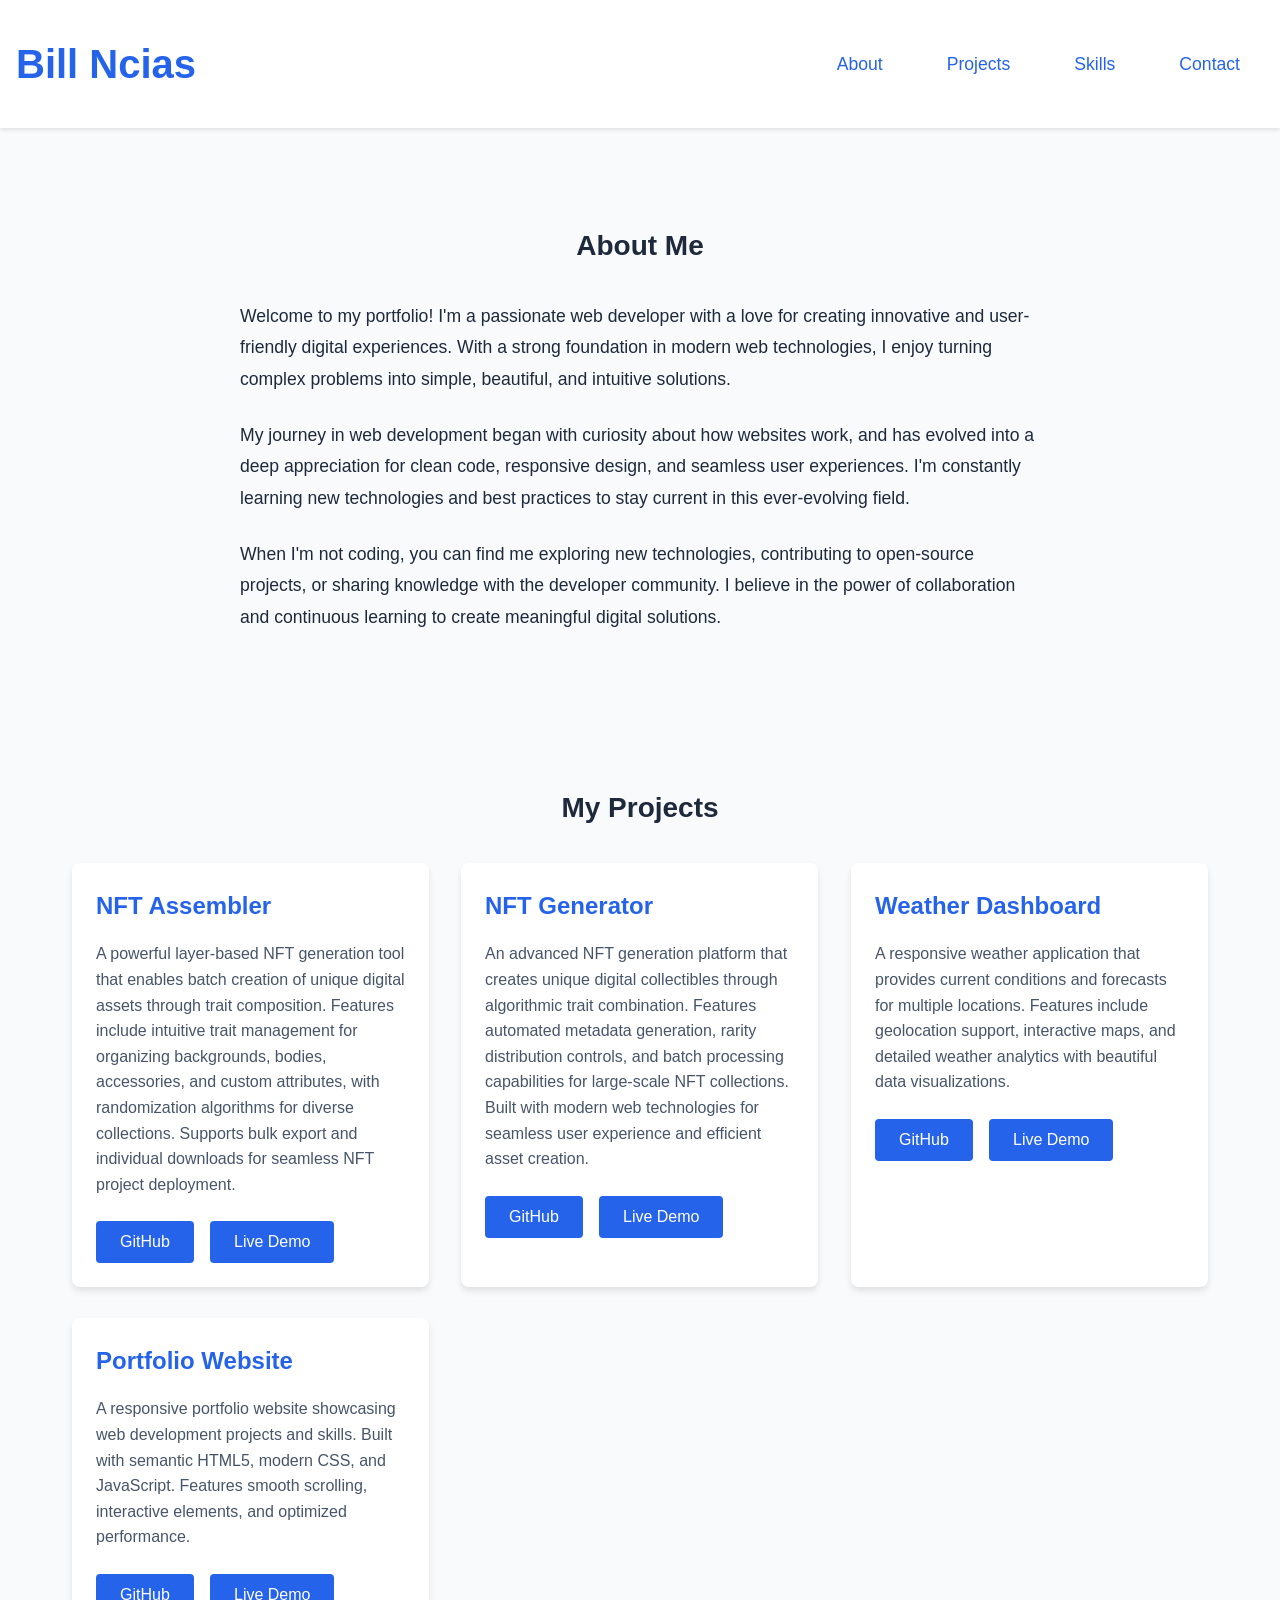
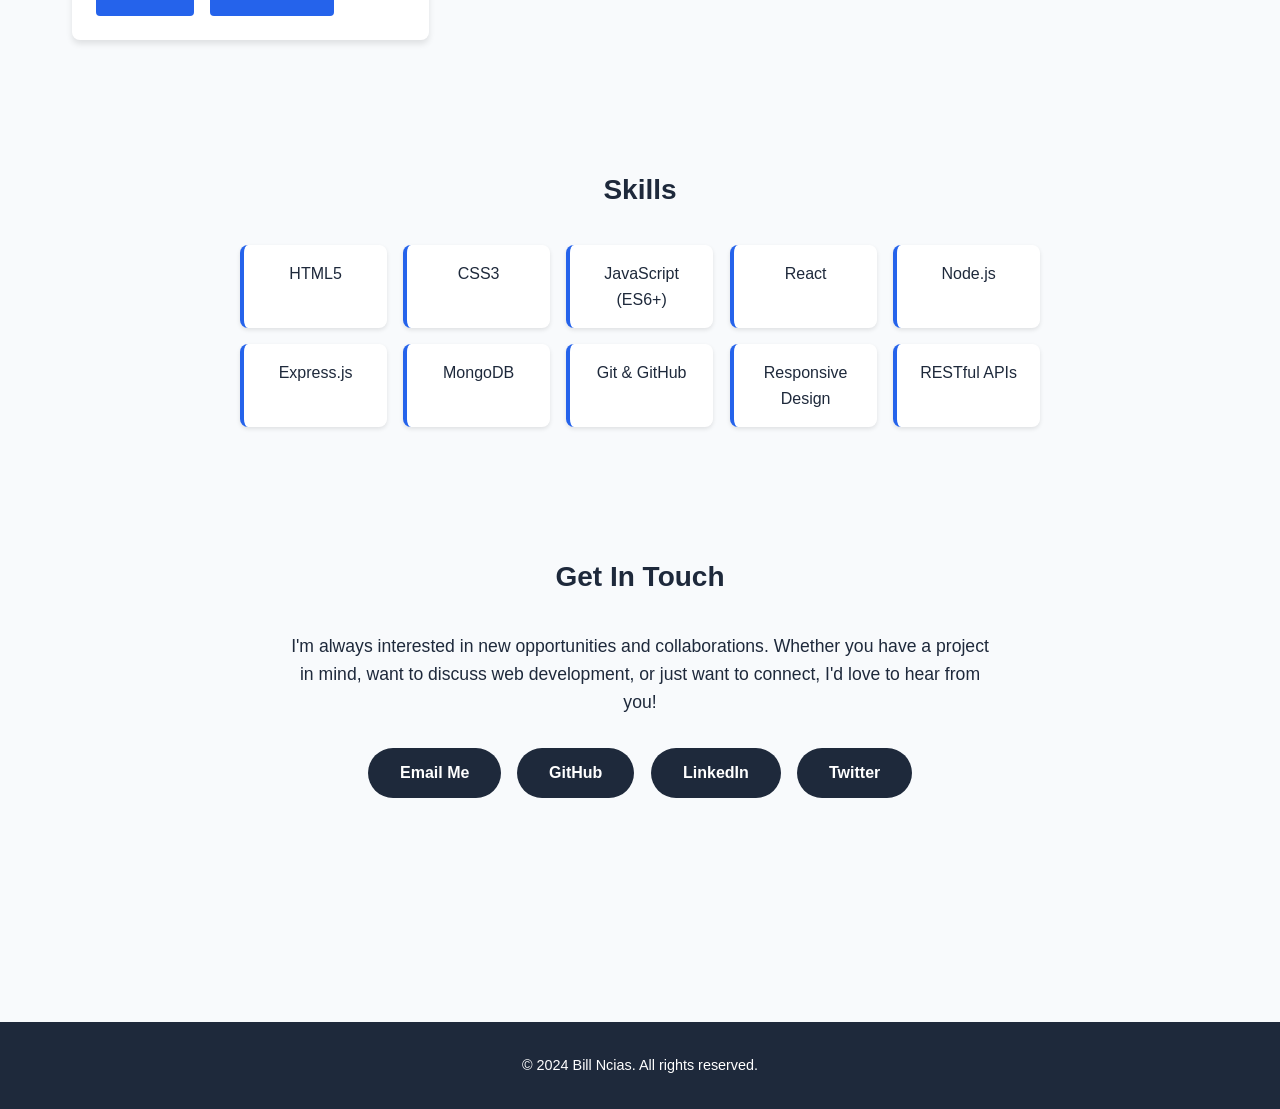
<file: index.html>
<!DOCTYPE html>
<html lang="en">
<head>
    <meta charset="UTF-8">
    <meta name="viewport" content="width=device-width, initial-scale=1.0">
    <meta name="description" content="Professional portfolio showcasing web development projects and skills">
    <title>Portfolio - Bill Ncias</title>
    <link rel="stylesheet" href="styles.css">
</head>
<body>
    <header>
        <h1>Bill Ncias</h1>
        <nav>
            <ul>
                <li><a href="#about">About</a></li>
                <li><a href="#projects">Projects</a></li>
                <li><a href="#skills">Skills</a></li>
                <li><a href="#contact">Contact</a></li>
            </ul>
        </nav>
    </header>

    <main>
        <section id="about" class="about-section">
            <h2>About Me</h2>
            <p>Welcome to my portfolio! I'm a passionate web developer with a love for creating innovative and user-friendly digital experiences. With a strong foundation in modern web technologies, I enjoy turning complex problems into simple, beautiful, and intuitive solutions.</p>
            <p>My journey in web development began with curiosity about how websites work, and has evolved into a deep appreciation for clean code, responsive design, and seamless user experiences. I'm constantly learning new technologies and best practices to stay current in this ever-evolving field.</p>
            <p>When I'm not coding, you can find me exploring new technologies, contributing to open-source projects, or sharing knowledge with the developer community. I believe in the power of collaboration and continuous learning to create meaningful digital solutions.</p>
        </section>

        <section id="projects" class="projects-section">
            <h2>My Projects</h2>
            <div class="projects-grid">
                <article class="project-card">
                    <h3>NFT Assembler</h3>
                    <p>A powerful layer-based NFT generation tool that enables batch creation of unique digital assets through trait composition. Features include intuitive trait management for organizing backgrounds, bodies, accessories, and custom attributes, with randomization algorithms for diverse collections. Supports bulk export and individual downloads for seamless NFT project deployment.</p>
                    <div class="project-links">
                        <a href="https://github.com/billibobby/assembler" target="_blank" rel="noopener noreferrer">GitHub</a>
                        <a href="https://billibobby.github.io/assembler/" target="_blank" rel="noopener noreferrer">Live Demo</a>
                    </div>
                </article>

                <article class="project-card">
                    <h3>NFT Generator</h3>
                    <p>An advanced NFT generation platform that creates unique digital collectibles through algorithmic trait combination. Features automated metadata generation, rarity distribution controls, and batch processing capabilities for large-scale NFT collections. Built with modern web technologies for seamless user experience and efficient asset creation.</p>
                    <div class="project-links">
                        <a href="https://github.com/billibobby/NFT-Generator" target="_blank" rel="noopener noreferrer">GitHub</a>
                        <a href="https://billibobby.github.io/NFT-Generator/" target="_blank" rel="noopener noreferrer">Live Demo</a>
                    </div>
                </article>

                <article class="project-card">
                    <h3>Weather Dashboard</h3>
                    <p>A responsive weather application that provides current conditions and forecasts for multiple locations. Features include geolocation support, interactive maps, and detailed weather analytics with beautiful data visualizations.</p>
                    <div class="project-links">
                        <a href="https://github.com/yourusername/weather-dashboard" target="_blank" rel="noopener noreferrer">GitHub</a>
                        <a href="https://your-weather-demo.com" target="_blank" rel="noopener noreferrer">Live Demo</a>
                    </div>
                </article>

                <article class="project-card">
                    <h3>Portfolio Website</h3>
                    <p>A responsive portfolio website showcasing web development projects and skills. Built with semantic HTML5, modern CSS, and JavaScript. Features smooth scrolling, interactive elements, and optimized performance.</p>
                    <div class="project-links">
                        <a href="https://github.com/billibobby/web" target="_blank" rel="noopener noreferrer">GitHub</a>
                        <a href="#" target="_blank" rel="noopener noreferrer">Live Demo</a>
                    </div>
                </article>
            </div>
        </section>

        <section id="skills" class="skills-section">
            <h2>Skills</h2>
            <ul class="skills-list">
                <li>HTML5</li>
                <li>CSS3</li>
                <li>JavaScript (ES6+)</li>
                <li>React</li>
                <li>Node.js</li>
                <li>Express.js</li>
                <li>MongoDB</li>
                <li>Git & GitHub</li>
                <li>Responsive Design</li>
                <li>RESTful APIs</li>
            </ul>
        </section>

        <section id="contact" class="contact-section">
            <h2>Get In Touch</h2>
            <p>I'm always interested in new opportunities and collaborations. Whether you have a project in mind, want to discuss web development, or just want to connect, I'd love to hear from you!</p>
            <div class="contact-links">
                <a href="mailto:your.email@example.com">Email Me</a>
                <a href="https://github.com/billibobby" target="_blank" rel="noopener noreferrer">GitHub</a>
                <a href="https://linkedin.com/in/yourusername" target="_blank" rel="noopener noreferrer">LinkedIn</a>
                <a href="https://twitter.com/yourusername" target="_blank" rel="noopener noreferrer">Twitter</a>
            </div>
        </section>
    </main>

    <footer>
        <p>&copy; 2024 Bill Ncias. All rights reserved.</p>
    </footer>
</body>
</html>
</file>
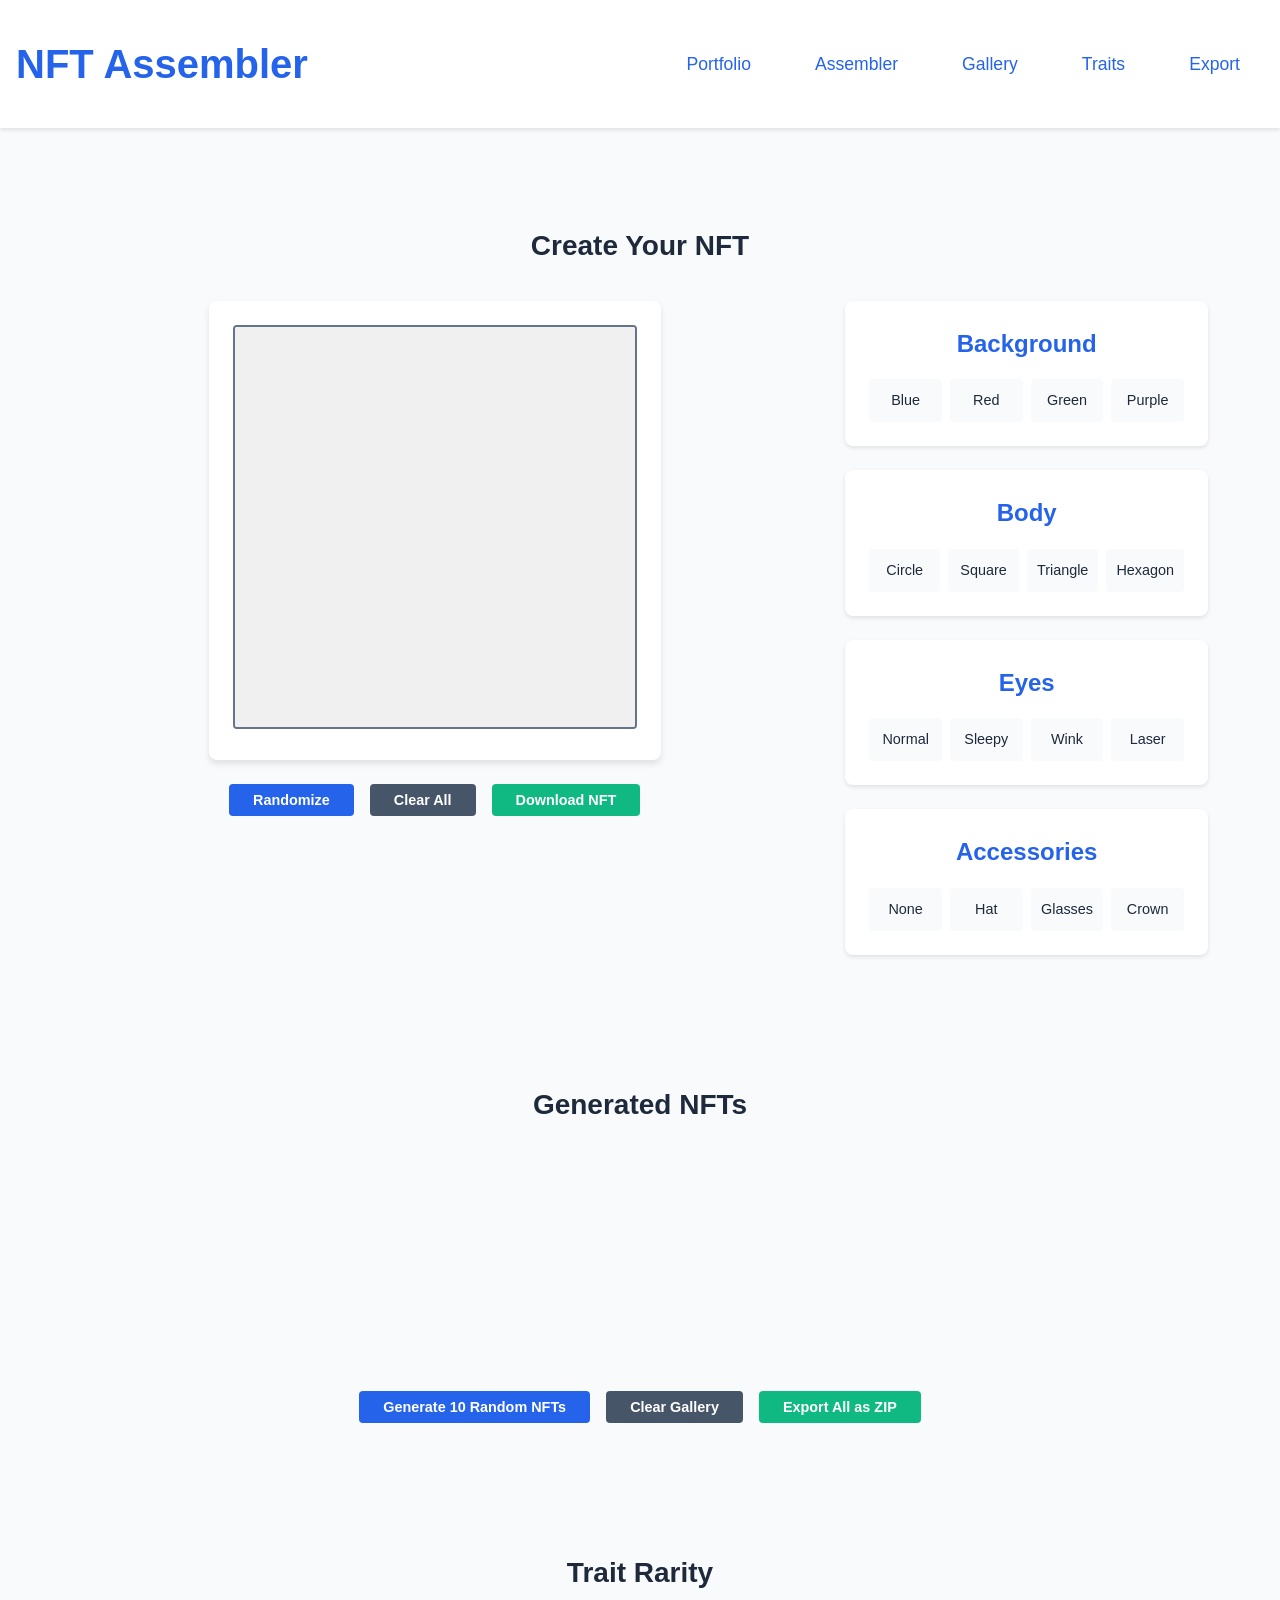
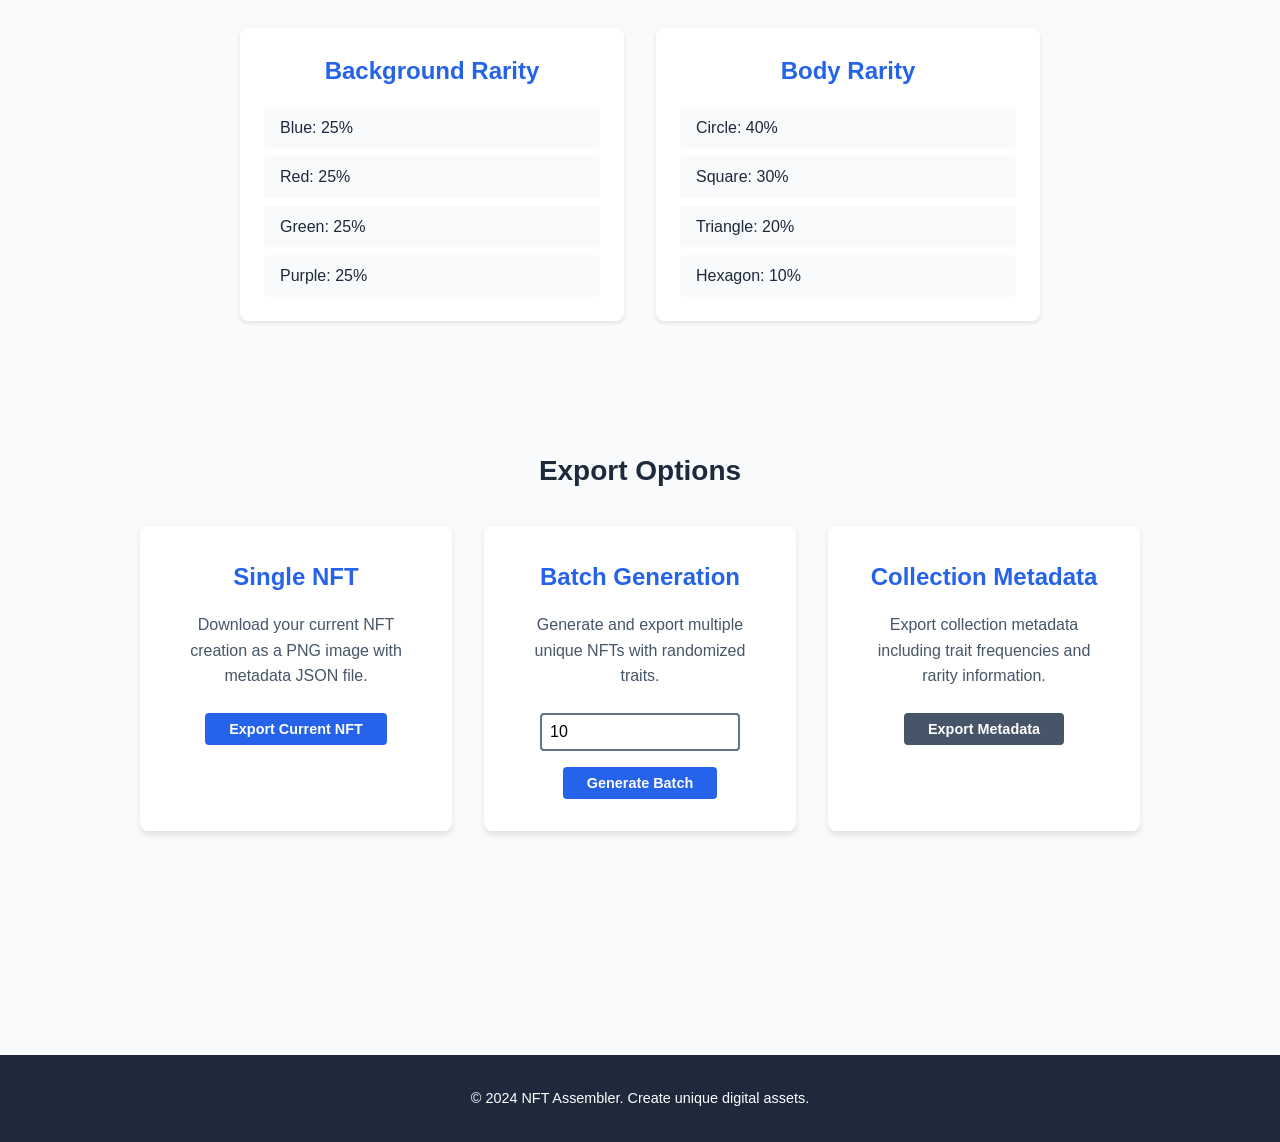
<file: assembler.html>
<!DOCTYPE html>
<html lang="en">
<head>
    <meta charset="UTF-8">
    <meta name="viewport" content="width=device-width, initial-scale=1.0">
    <meta name="description" content="NFT Assembler - Create unique NFTs by combining different traits and layers">
    <title>NFT Assembler</title>
    <link rel="stylesheet" href="styles.css">
</head>
<body>
    <header>
        <h1>NFT Assembler</h1>
        <nav>
            <ul>
                <li><a href="index.html">Portfolio</a></li>
                <li><a href="#assembler">Assembler</a></li>
                <li><a href="#gallery">Gallery</a></li>
                <li><a href="#traits">Traits</a></li>
                <li><a href="#export">Export</a></li>
            </ul>
        </nav>
    </header>

    <main>
        <section id="assembler" class="assembler-section">
            <h2>Create Your NFT</h2>
            <div class="assembler-container">
                <div class="canvas-area">
                    <div class="nft-canvas">
                        <canvas id="nftCanvas" width="400" height="400"></canvas>
                    </div>
                    <div class="canvas-controls">
                        <button id="randomizeBtn" class="btn btn-primary">Randomize</button>
                        <button id="clearBtn" class="btn btn-secondary">Clear All</button>
                        <button id="downloadBtn" class="btn btn-success">Download NFT</button>
                    </div>
                </div>
                
                <div class="traits-panel">
                    <div class="trait-category">
                        <h3>Background</h3>
                        <div class="trait-options" data-category="background">
                            <div class="trait-option" data-trait="blue">Blue</div>
                            <div class="trait-option" data-trait="red">Red</div>
                            <div class="trait-option" data-trait="green">Green</div>
                            <div class="trait-option" data-trait="purple">Purple</div>
                        </div>
                    </div>
                    
                    <div class="trait-category">
                        <h3>Body</h3>
                        <div class="trait-options" data-category="body">
                            <div class="trait-option" data-trait="circle">Circle</div>
                            <div class="trait-option" data-trait="square">Square</div>
                            <div class="trait-option" data-trait="triangle">Triangle</div>
                            <div class="trait-option" data-trait="hexagon">Hexagon</div>
                        </div>
                    </div>
                    
                    <div class="trait-category">
                        <h3>Eyes</h3>
                        <div class="trait-options" data-category="eyes">
                            <div class="trait-option" data-trait="normal">Normal</div>
                            <div class="trait-option" data-trait="sleepy">Sleepy</div>
                            <div class="trait-option" data-trait="wink">Wink</div>
                            <div class="trait-option" data-trait="laser">Laser</div>
                        </div>
                    </div>
                    
                    <div class="trait-category">
                        <h3>Accessories</h3>
                        <div class="trait-options" data-category="accessories">
                            <div class="trait-option" data-trait="none">None</div>
                            <div class="trait-option" data-trait="hat">Hat</div>
                            <div class="trait-option" data-trait="glasses">Glasses</div>
                            <div class="trait-option" data-trait="crown">Crown</div>
                        </div>
                    </div>
                </div>
            </div>
        </section>

        <section id="gallery" class="gallery-section">
            <h2>Generated NFTs</h2>
            <div class="gallery-grid" id="galleryGrid">
                <!-- Generated NFTs will appear here -->
            </div>
            <div class="gallery-controls">
                <button id="generateBatchBtn" class="btn btn-primary">Generate 10 Random NFTs</button>
                <button id="clearGalleryBtn" class="btn btn-secondary">Clear Gallery</button>
                <button id="exportAllBtn" class="btn btn-success">Export All as ZIP</button>
            </div>
        </section>

        <section id="traits" class="traits-section">
            <h2>Trait Rarity</h2>
            <div class="rarity-stats">
                <div class="rarity-category">
                    <h3>Background Rarity</h3>
                    <div class="rarity-list">
                        <div class="rarity-item">Blue: 25%</div>
                        <div class="rarity-item">Red: 25%</div>
                        <div class="rarity-item">Green: 25%</div>
                        <div class="rarity-item">Purple: 25%</div>
                    </div>
                </div>
                <div class="rarity-category">
                    <h3>Body Rarity</h3>
                    <div class="rarity-list">
                        <div class="rarity-item">Circle: 40%</div>
                        <div class="rarity-item">Square: 30%</div>
                        <div class="rarity-item">Triangle: 20%</div>
                        <div class="rarity-item">Hexagon: 10%</div>
                    </div>
                </div>
            </div>
        </section>

        <section id="export" class="export-section">
            <h2>Export Options</h2>
            <div class="export-options">
                <div class="export-card">
                    <h3>Single NFT</h3>
                    <p>Download your current NFT creation as a PNG image with metadata JSON file.</p>
                    <button class="btn btn-primary" id="exportSingleBtn">Export Current NFT</button>
                </div>
                <div class="export-card">
                    <h3>Batch Generation</h3>
                    <p>Generate and export multiple unique NFTs with randomized traits.</p>
                    <input type="number" id="batchSize" placeholder="Number of NFTs" min="1" max="1000" value="10">
                    <button class="btn btn-primary" id="exportBatchBtn">Generate Batch</button>
                </div>
                <div class="export-card">
                    <h3>Collection Metadata</h3>
                    <p>Export collection metadata including trait frequencies and rarity information.</p>
                    <button class="btn btn-secondary" id="exportMetadataBtn">Export Metadata</button>
                </div>
            </div>
        </section>
    </main>

    <footer>
        <p>&copy; 2024 NFT Assembler. Create unique digital assets.</p>
    </footer>
    
    <script src="script.js"></script>
</body>
</html>
</file>
<file: styles.css>
/* CSS Reset & Custom Properties */
*,
*::before,
*::after {
    box-sizing: border-box;
    margin: 0;
    padding: 0;
}

:root {
    /* Colors */
    --primary-color: #2563eb;
    --secondary-color: #1e293b;
    --accent-color: #3b82f6;
    --bg-light: #f8fafc;
    --bg-white: #ffffff;
    --text-dark: #1e293b;
    --text-medium: #475569;
    --text-light: #64748b;
    
    /* Typography */
    --font-family: -apple-system, BlinkMacSystemFont, "Segoe UI", Roboto, sans-serif;
    
    /* Spacing */
    --spacing-xs: 0.5rem;
    --spacing-sm: 1rem;
    --spacing-md: 1.5rem;
    --spacing-lg: 2rem;
    --spacing-xl: 3rem;
    --spacing-2xl: 4rem;
    
    /* Border Radius */
    --radius-sm: 4px;
    --radius-md: 8px;
    --radius-lg: 50px;
    
    /* Transitions */
    --transition: 0.3s ease;
}

/* Base Styles */
html {
    scroll-behavior: smooth;
}

body {
    font-family: var(--font-family);
    font-size: 16px;
    line-height: 1.6;
    color: var(--text-dark);
    background-color: var(--bg-light);
}

/* Typography */
h1, h2, h3 {
    font-weight: 700;
    color: var(--text-dark);
    margin-bottom: var(--spacing-sm);
}

h1 {
    font-size: 2rem;
}

h2 {
    font-size: 1.75rem;
}

h3 {
    font-size: 1.25rem;
}

a {
    text-decoration: none;
    color: var(--primary-color);
    transition: color var(--transition);
}

a:hover {
    color: var(--accent-color);
}

a:focus-visible {
    outline: 2px solid var(--primary-color);
    outline-offset: 2px;
}

/* Header & Navigation */
header {
    display: flex;
    flex-direction: column;
    align-items: center;
    padding: var(--spacing-lg) var(--spacing-sm);
    background: var(--bg-white);
    box-shadow: 0 2px 4px rgba(0, 0, 0, 0.1);
    position: sticky;
    top: 0;
    z-index: 100;
}

header h1 {
    font-size: 1.75rem;
    margin-bottom: var(--spacing-sm);
    color: var(--primary-color);
}

nav ul {
    list-style: none;
    display: flex;
    gap: var(--spacing-sm);
    justify-content: center;
    flex-wrap: wrap;
}

nav li a {
    padding: var(--spacing-xs) var(--spacing-sm);
    border-radius: var(--radius-lg);
    transition: all var(--transition);
}

nav li a:hover {
    background-color: rgba(37, 99, 235, 0.1);
    transform: scale(1.05);
}

/* Main Content */
main {
    max-width: 1200px;
    margin: 0 auto;
    padding: var(--spacing-lg) var(--spacing-sm);
}

section {
    margin-bottom: var(--spacing-2xl);
    padding: var(--spacing-lg) 0;
    scroll-margin-top: 6rem;
}

section h2 {
    text-align: center;
    font-size: 1.75rem;
    margin-bottom: var(--spacing-lg);
}

/* About Section */
.about-section p {
    max-width: 800px;
    margin: 0 auto var(--spacing-md);
    font-size: 1.1rem;
    line-height: 1.8;
}

/* Projects Section */
.projects-grid {
    display: grid;
    grid-template-columns: 1fr;
    gap: var(--spacing-lg);
}

.project-card {
    background: var(--bg-white);
    border-radius: var(--radius-md);
    padding: var(--spacing-md);
    box-shadow: 0 4px 6px rgba(0, 0, 0, 0.1);
    transition: all var(--transition);
    will-change: transform;
}

.project-card:hover {
    transform: translateY(-4px);
    box-shadow: 0 8px 25px rgba(0, 0, 0, 0.15);
}

.project-card h3 {
    color: var(--primary-color);
    margin-bottom: var(--spacing-sm);
}

.project-card p {
    color: var(--text-medium);
    margin-bottom: var(--spacing-md);
}

.project-links {
    display: flex;
    gap: var(--spacing-sm);
    flex-wrap: wrap;
}

.project-links a {
    display: inline-block;
    padding: var(--spacing-xs) var(--spacing-md);
    background: var(--primary-color);
    color: var(--bg-white);
    border-radius: var(--radius-sm);
    transition: all var(--transition);
    will-change: transform;
}

.project-links a:hover {
    background: var(--accent-color);
    color: var(--bg-white);
    transform: scale(1.05);
}

/* Skills Section */
.skills-list {
    list-style: none;
    display: grid;
    grid-template-columns: repeat(2, 1fr);
    gap: var(--spacing-sm);
    max-width: 800px;
    margin: 0 auto;
}

.skills-list li {
    background: var(--bg-white);
    padding: var(--spacing-sm);
    border-radius: var(--radius-md);
    text-align: center;
    box-shadow: 0 2px 4px rgba(0, 0, 0, 0.1);
    border-left: 4px solid var(--primary-color);
    transition: all var(--transition);
    will-change: transform;
}

.skills-list li:hover {
    transform: translateY(-2px);
    box-shadow: 0 4px 12px rgba(0, 0, 0, 0.15);
}

/* Contact Section */
.contact-section p {
    text-align: center;
    max-width: 700px;
    margin: 0 auto var(--spacing-lg);
    font-size: 1.1rem;
}

.contact-links {
    display: flex;
    justify-content: center;
    gap: var(--spacing-sm);
    flex-wrap: wrap;
}

.contact-links a {
    display: inline-block;
    padding: 0.75rem var(--spacing-lg);
    background: var(--secondary-color);
    color: var(--bg-white);
    border-radius: var(--radius-lg);
    font-weight: 600;
    transition: all var(--transition);
    will-change: transform;
}

.contact-links a:hover {
    background: var(--primary-color);
    color: var(--bg-white);
    transform: scale(1.05);
}

/* Button Styles */
.btn {
    display: inline-block;
    padding: var(--spacing-xs) var(--spacing-md);
    border: none;
    border-radius: var(--radius-sm);
    font-size: 0.9rem;
    font-weight: 600;
    cursor: pointer;
    transition: all var(--transition);
    text-decoration: none;
    text-align: center;
}

.btn-primary {
    background: var(--primary-color);
    color: var(--bg-white);
}

.btn-primary:hover {
    background: var(--accent-color);
    transform: translateY(-2px);
}

.btn-secondary {
    background: var(--text-medium);
    color: var(--bg-white);
}

.btn-secondary:hover {
    background: var(--text-dark);
    transform: translateY(-2px);
}

.btn-success {
    background: #10b981;
    color: var(--bg-white);
}

.btn-success:hover {
    background: #059669;
    transform: translateY(-2px);
}

/* Assembler Section */
.assembler-container {
    display: grid;
    grid-template-columns: 1fr;
    gap: var(--spacing-xl);
    max-width: 1200px;
    margin: 0 auto;
}

.canvas-area {
    display: flex;
    flex-direction: column;
    align-items: center;
    gap: var(--spacing-md);
}

.nft-canvas {
    background: var(--bg-white);
    border-radius: var(--radius-md);
    padding: var(--spacing-md);
    box-shadow: 0 4px 6px rgba(0, 0, 0, 0.1);
}

#nftCanvas {
    border: 2px solid var(--text-light);
    border-radius: var(--radius-sm);
    background: #f0f0f0;
}

.canvas-controls {
    display: flex;
    gap: var(--spacing-sm);
    flex-wrap: wrap;
    justify-content: center;
}

.traits-panel {
    display: grid;
    grid-template-columns: 1fr;
    gap: var(--spacing-md);
}

.trait-category {
    background: var(--bg-white);
    border-radius: var(--radius-md);
    padding: var(--spacing-md);
    box-shadow: 0 2px 4px rgba(0, 0, 0, 0.1);
}

.trait-category h3 {
    color: var(--primary-color);
    margin-bottom: var(--spacing-sm);
    text-align: center;
}

.trait-options {
    display: grid;
    grid-template-columns: repeat(2, 1fr);
    gap: var(--spacing-xs);
}

.trait-option {
    padding: var(--spacing-xs);
    background: var(--bg-light);
    border: 2px solid transparent;
    border-radius: var(--radius-sm);
    text-align: center;
    cursor: pointer;
    transition: all var(--transition);
    font-size: 0.9rem;
}

.trait-option:hover {
    background: rgba(37, 99, 235, 0.1);
    border-color: var(--primary-color);
}

.trait-option.selected {
    background: var(--primary-color);
    color: var(--bg-white);
    border-color: var(--accent-color);
}

/* Gallery Section */
.gallery-grid {
    display: grid;
    grid-template-columns: repeat(auto-fill, minmax(200px, 1fr));
    gap: var(--spacing-md);
    margin-bottom: var(--spacing-lg);
    min-height: 200px;
}

.gallery-item {
    background: var(--bg-white);
    border-radius: var(--radius-md);
    padding: var(--spacing-sm);
    box-shadow: 0 2px 4px rgba(0, 0, 0, 0.1);
    transition: all var(--transition);
}

.gallery-item:hover {
    transform: translateY(-4px);
    box-shadow: 0 8px 25px rgba(0, 0, 0, 0.15);
}

.gallery-item canvas {
    width: 100%;
    height: auto;
    border-radius: var(--radius-sm);
}

.gallery-controls {
    display: flex;
    gap: var(--spacing-sm);
    justify-content: center;
    flex-wrap: wrap;
}

/* Traits Section */
.rarity-stats {
    display: grid;
    grid-template-columns: 1fr;
    gap: var(--spacing-lg);
    max-width: 800px;
    margin: 0 auto;
}

.rarity-category {
    background: var(--bg-white);
    border-radius: var(--radius-md);
    padding: var(--spacing-md);
    box-shadow: 0 2px 4px rgba(0, 0, 0, 0.1);
}

.rarity-category h3 {
    color: var(--primary-color);
    margin-bottom: var(--spacing-sm);
    text-align: center;
}

.rarity-list {
    display: grid;
    gap: var(--spacing-xs);
}

.rarity-item {
    padding: var(--spacing-xs) var(--spacing-sm);
    background: var(--bg-light);
    border-radius: var(--radius-sm);
    display: flex;
    justify-content: space-between;
    align-items: center;
}

/* Export Section */
.export-options {
    display: grid;
    grid-template-columns: 1fr;
    gap: var(--spacing-lg);
    max-width: 1000px;
    margin: 0 auto;
}

.export-card {
    background: var(--bg-white);
    border-radius: var(--radius-md);
    padding: var(--spacing-lg);
    box-shadow: 0 4px 6px rgba(0, 0, 0, 0.1);
    text-align: center;
}

.export-card h3 {
    color: var(--primary-color);
    margin-bottom: var(--spacing-sm);
}

.export-card p {
    color: var(--text-medium);
    margin-bottom: var(--spacing-md);
}

.export-card input {
    width: 100%;
    max-width: 200px;
    padding: var(--spacing-xs);
    margin-bottom: var(--spacing-sm);
    border: 2px solid var(--text-light);
    border-radius: var(--radius-sm);
    font-size: 1rem;
}

.export-card input:focus {
    outline: none;
    border-color: var(--primary-color);
}

/* Footer */
footer {
    background: var(--secondary-color);
    color: var(--bg-white);
    text-align: center;
    padding: var(--spacing-lg) var(--spacing-sm);
    margin-top: var(--spacing-2xl);
}

footer p {
    margin: 0;
    font-size: 0.9rem;
}

/* Tablet Breakpoint */
@media (min-width: 768px) {
    header {
        flex-direction: row;
        justify-content: space-between;
        align-items: center;
    }
    
    header h1 {
        font-size: 2.5rem;
        margin-bottom: 0;
    }
    
    h2 {
        font-size: 2rem;
    }
    
    h3 {
        font-size: 1.5rem;
    }
    
    main {
        padding: var(--spacing-xl) var(--spacing-lg);
    }
    
    .projects-grid {
        grid-template-columns: repeat(2, 1fr);
    }
    
    .skills-list {
        grid-template-columns: repeat(3, 1fr);
    }
    
    .assembler-container {
        grid-template-columns: 1fr 1fr;
    }
    
    .traits-panel {
        grid-template-columns: 1fr 1fr;
    }
    
    .trait-options {
        grid-template-columns: repeat(4, 1fr);
    }
    
    .rarity-stats {
        grid-template-columns: repeat(2, 1fr);
    }
    
    .export-options {
        grid-template-columns: repeat(2, 1fr);
    }
}

/* Desktop Breakpoint */
@media (min-width: 1024px) {
    h1 {
        font-size: 3rem;
    }
    
    h2 {
        font-size: 2.25rem;
    }
    
    main {
        padding: var(--spacing-2xl) var(--spacing-lg);
    }
    
    .projects-grid {
        grid-template-columns: repeat(3, 1fr);
    }
    
    .skills-list {
        grid-template-columns: repeat(5, 1fr);
    }
    
    .assembler-container {
        grid-template-columns: 2fr 1fr;
    }
    
    .traits-panel {
        grid-template-columns: 1fr;
    }
    
    .export-options {
        grid-template-columns: repeat(3, 1fr);
    }
    
    nav li a {
        padding: 0.75rem var(--spacing-md);
        font-size: 1.1rem;
    }
}
</file>
